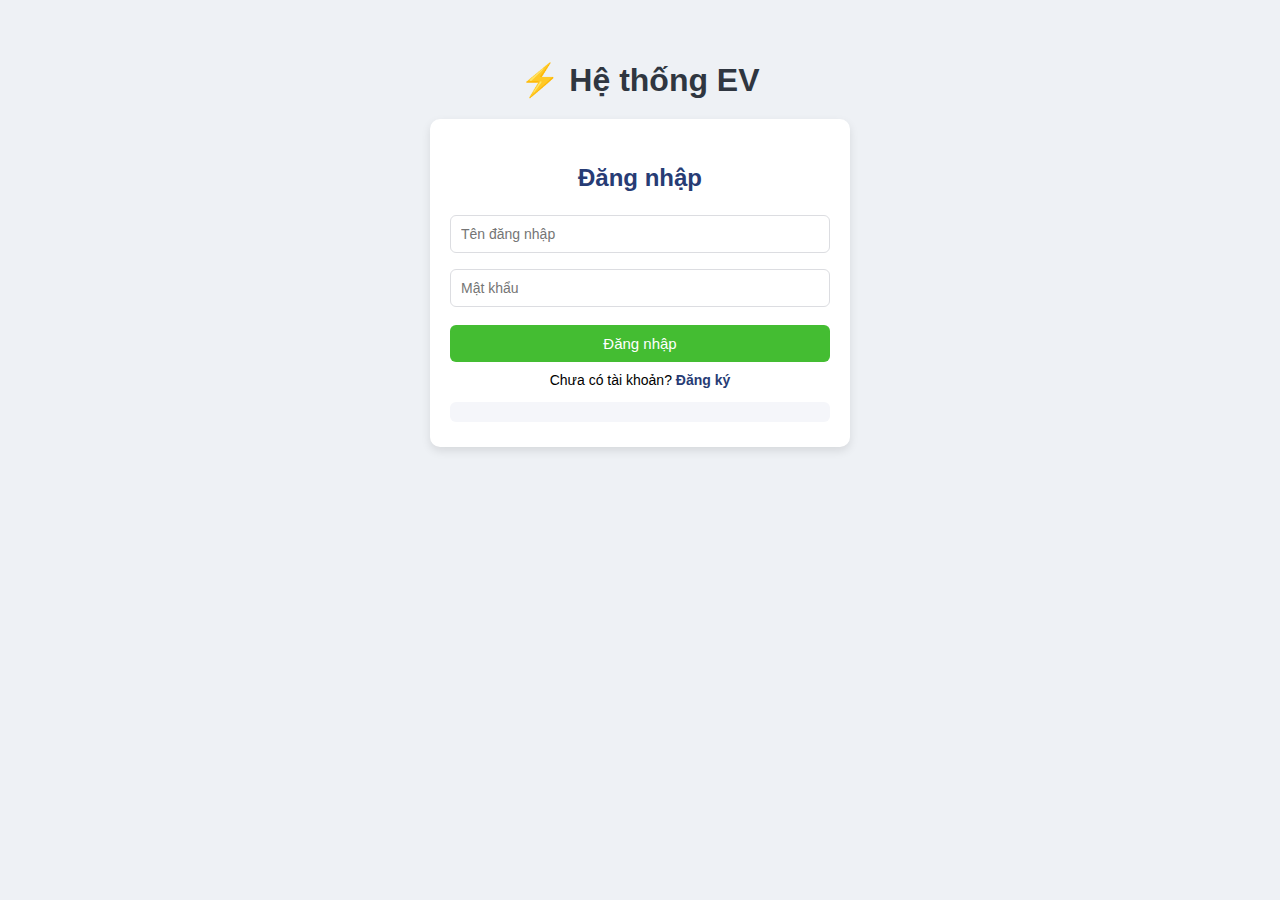
<file: EV-Service-Center-Full/frontend/index.html>
<!DOCTYPE html>
<html lang="vi">
  <head>
    <meta charset="UTF-8" />
    <title>Hệ thống EV</title>
    <link rel="stylesheet" href="style.css" />
  </head>

  <body>
    <div class="app-container">
      <h1 class="app-title">⚡ Hệ thống EV</h1>

      <!-- Đăng nhập -->
      <div class="card" id="login-card">
        <h2>Đăng nhập</h2>
        <input type="text" id="login-username" placeholder="Tên đăng nhập" />
        <input type="password" id="login-password" placeholder="Mật khẩu" />
        <button onclick="loginUser()">Đăng nhập</button>
        <p class="switch">
          Chưa có tài khoản?
          <a href="#" onclick="showRegister()">Đăng ký</a>
        </p>
        <div class="result" id="login-result"></div>
      </div>

      <!-- Đăng ký -->
      <div class="card" id="register-card" style="display: none">
        <h2>Đăng ký tài khoản</h2>
        <input type="text" id="reg-username" placeholder="Tên đăng nhập" />
        <input type="password" id="reg-password" placeholder="Mật khẩu" />
        <input type="text" id="reg-name" placeholder="Họ và tên" />
        <button onclick="registerUser()">Đăng ký</button>
        <p class="switch">
          Đã có tài khoản?
          <a href="#" onclick="showLogin()">Đăng nhập</a>
        </p>
        <div class="result" id="reg-result"></div>
      </div>

      <!-- Trang cá nhân -->
      <div class="card" id="profile-card" style="display: none">
        <h2>Trang cá nhân</h2>
        <input type="text" id="profile-phone" placeholder="Số điện thoại" />
        <input type="text" id="profile-address" placeholder="Địa chỉ" />

        <div class="btn-group">
          <button onclick="createProfile()">Tạo Profile</button>
          <button onclick="viewProfile()">Xem Profile</button>
          <button class="btn-danger" onclick="logout()">Đăng xuất</button>
        </div>

        <div class="result" id="profile-result"></div>
      </div>

      <!-- Trang quản trị -->
<div class="card" id="admin-card" style="display: none">
  <div class="header-row">
  <h2>Quản trị Admin</h2>
</div>
  <div class="btn-group">
    <button onclick="viewAllUsers()">Xem tất cả người dùng</button>
    <button class="btn-danger" onclick="logout()">Đăng xuất</button>
  </div>

  <div id="user-list" style="display: none">
    <div class="header-row">
      <h3>Danh sách người dùng</h3>
      <button class="btn-close" onclick="hideUserList()">Đóng</button>
    </div>
    <div id="user-table-container"></div>
  </div>

  <div class="result" id="admin-result"></div>
</div>


    <script src="script.js"></script>
  </body>
</html>
</file>
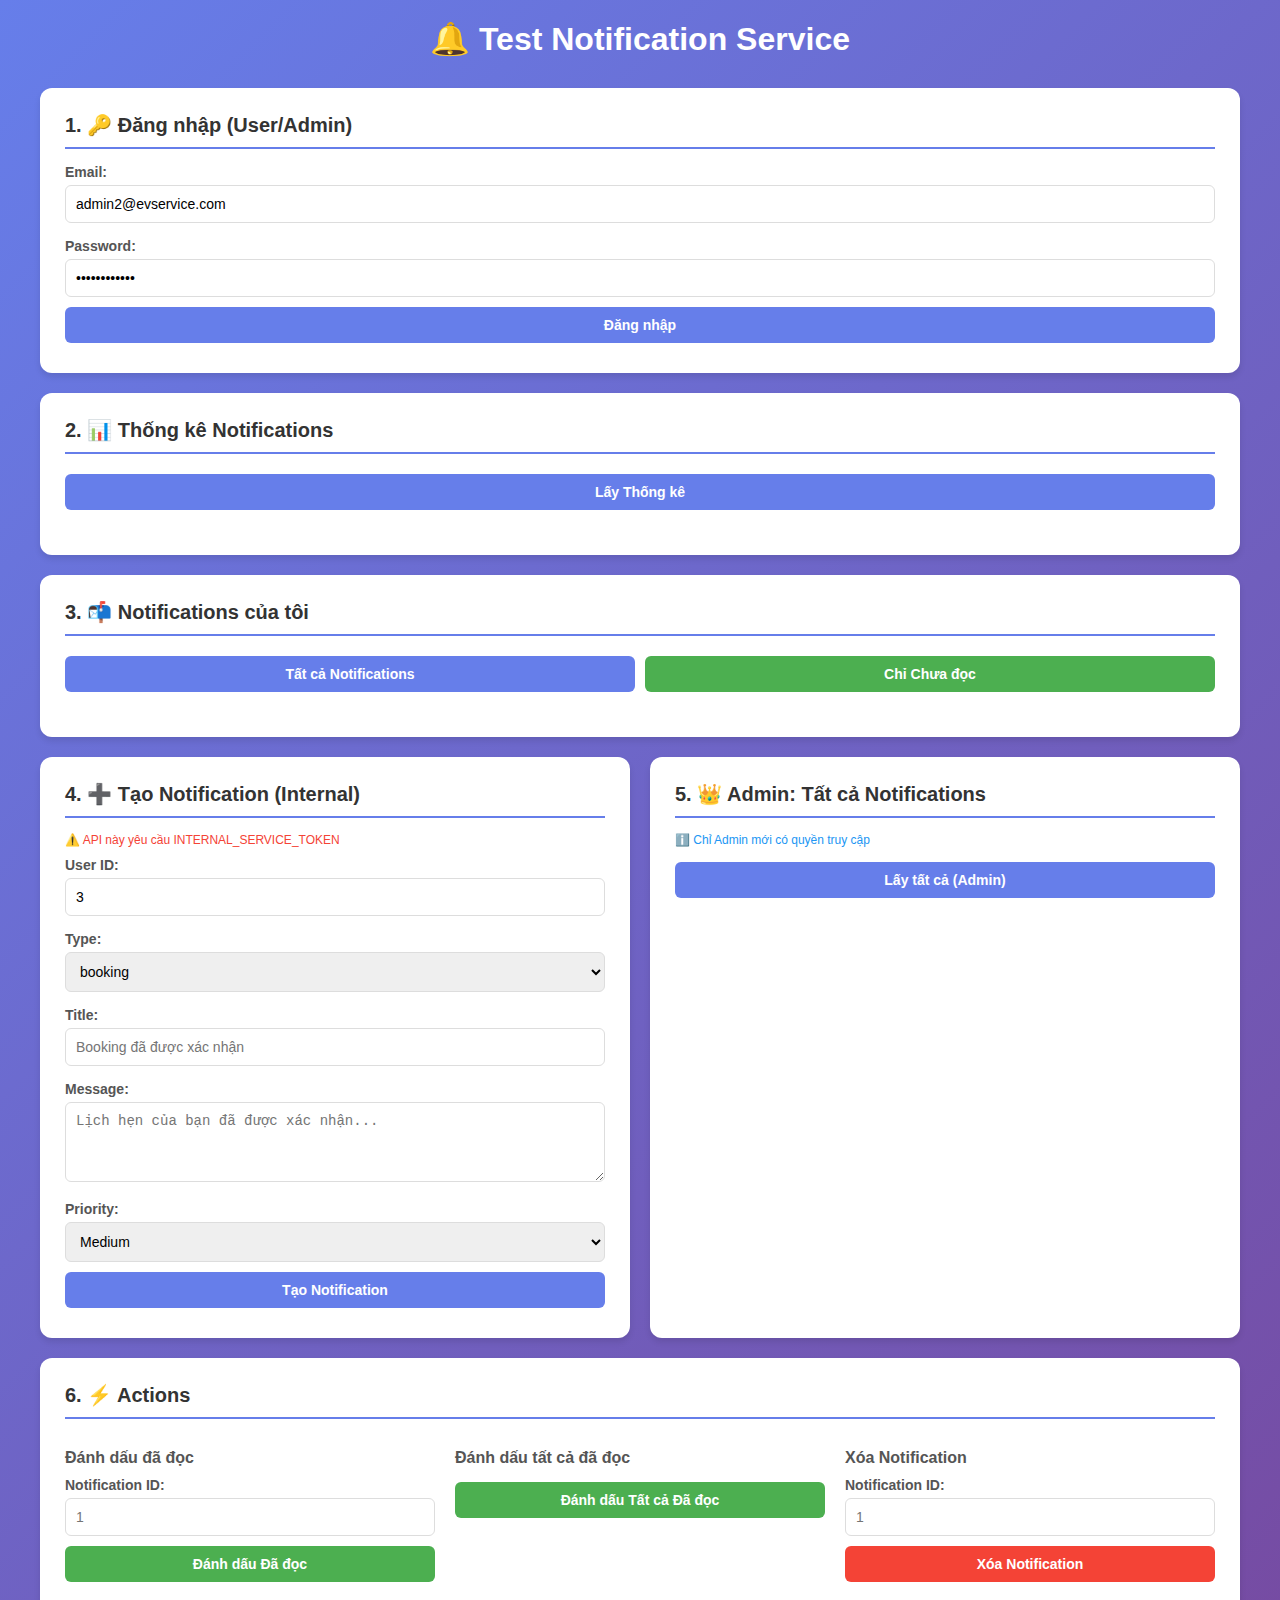
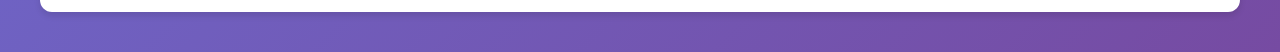
<file: EV-Service-Center-Full/frontend/test_notifications.html>
<!DOCTYPE html>
<html lang="vi">
<head>
    <meta charset="UTF-8">
    <meta name="viewport" content="width=device-width, initial-scale=1.0">
    <title>Test Notification Service - EV Service Center</title>
    <style>
        * { box-sizing: border-box; margin: 0; padding: 0; }
        body {
            font-family: 'Segoe UI', Tahoma, Geneva, Verdana, sans-serif;
            background: linear-gradient(135deg, #667eea 0%, #764ba2 100%);
            min-height: 100vh;
            padding: 20px;
        }
        .container {
            max-width: 1200px;
            margin: 0 auto;
        }
        .card {
            background: white;
            padding: 25px;
            border-radius: 12px;
            box-shadow: 0 4px 6px rgba(0,0,0,0.1);
            margin-bottom: 20px;
        }
        h1 {
            color: white;
            text-align: center;
            margin-bottom: 30px;
            font-size: 32px;
        }
        h2 {
            color: #333;
            margin-bottom: 15px;
            font-size: 20px;
            border-bottom: 2px solid #667eea;
            padding-bottom: 10px;
        }
        h3 {
            color: #555;
            margin: 15px 0 10px 0;
            font-size: 16px;
        }
        .grid {
            display: grid;
            grid-template-columns: repeat(auto-fit, minmax(350px, 1fr));
            gap: 20px;
        }
        label {
            display: block;
            margin-top: 10px;
            font-weight: 600;
            color: #555;
            font-size: 14px;
        }
        input, select, textarea, button {
            width: 100%;
            padding: 10px;
            margin: 5px 0;
            border: 1px solid #ddd;
            border-radius: 6px;
            font-size: 14px;
        }
        textarea {
            min-height: 80px;
            resize: vertical;
        }
        button {
            background: #667eea;
            color: white;
            border: none;
            cursor: pointer;
            font-weight: bold;
            transition: all 0.3s;
        }
        button:hover {
            background: #5568d3;
            transform: translateY(-2px);
        }
        button.secondary {
            background: #4caf50;
        }
        button.secondary:hover {
            background: #45a049;
        }
        button.danger {
            background: #f44336;
        }
        button.danger:hover {
            background: #da190b;
        }
        .response {
            background: #f9f9f9;
            border: 1px solid #ddd;
            border-radius: 6px;
            padding: 15px;
            margin-top: 10px;
            white-space: pre-wrap;
            font-family: 'Courier New', monospace;
            font-size: 12px;
            max-height: 400px;
            overflow-y: auto;
            display: none;
        }
        .success {
            background: #d4edda;
            border-color: #c3e6cb;
            color: #155724;
        }
        .error {
            background: #f8d7da;
            border-color: #f5c6cb;
            color: #721c24;
        }
        .token-display {
            background: #fff3cd;
            border: 1px solid #ffc107;
            padding: 10px;
            border-radius: 6px;
            margin: 10px 0;
            word-break: break-all;
            font-size: 11px;
        }
        .stats-card {
            background: linear-gradient(135deg, #667eea 0%, #764ba2 100%);
            color: white;
            padding: 20px;
            border-radius: 8px;
            text-align: center;
        }
        .stats-card h3 {
            color: white;
            margin: 0 0 10px 0;
        }
        .stats-card .number {
            font-size: 36px;
            font-weight: bold;
        }
        .notification-item {
            background: #f8f9fa;
            border-left: 4px solid #667eea;
            padding: 12px;
            margin: 8px 0;
            border-radius: 4px;
        }
        .notification-item.unread {
            background: #e3f2fd;
            border-left-color: #2196f3;
        }
        .notification-item h4 {
            margin: 0 0 5px 0;
            color: #333;
        }
        .notification-item p {
            margin: 5px 0;
            color: #666;
            font-size: 14px;
        }
        .notification-item .meta {
            font-size: 12px;
            color: #999;
            margin-top: 8px;
        }
        .badge {
            display: inline-block;
            padding: 3px 8px;
            border-radius: 12px;
            font-size: 11px;
            font-weight: bold;
            margin-right: 5px;
        }
        .badge-high { background: #ffebee; color: #c62828; }
        .badge-urgent { background: #b71c1c; color: white; }
        .badge-medium { background: #fff3e0; color: #e65100; }
        .badge-low { background: #e8f5e9; color: #2e7d32; }
        .btn-group {
            display: flex;
            gap: 8px;
            margin-top: 8px;
        }
        .btn-group button {
            width: auto;
            padding: 6px 12px;
            font-size: 12px;
        }
    </style>
</head>
<body>
    <div class="container">
        <h1>🔔 Test Notification Service</h1>

        <!-- Login Section -->
        <div class="card">
            <h2>1. 🔑 Đăng nhập (User/Admin)</h2>
            <label>Email:</label>
            <input type="email" id="loginEmail" value="admin2@evservice.com" placeholder="admin2@evservice.com hoặc user@example.com">
            <label>Password:</label>
            <input type="password" id="loginPassword" value="Admin@123456" placeholder="Password">
            <button onclick="login()">Đăng nhập</button>
            <div id="loginResponse" class="response"></div>
            <div id="tokenDisplay" class="token-display" style="display:none">
                <strong>Access Token:</strong><br>
                <span id="tokenValue"></span>
            </div>
        </div>

        <!-- Stats -->
        <div class="card">
            <h2>2. 📊 Thống kê Notifications</h2>
            <button onclick="getStats()">Lấy Thống kê</button>
            <div id="statsContainer" class="grid" style="margin-top: 15px;"></div>
        </div>

        <!-- My Notifications -->
        <div class="card">
            <h2>3. 📬 Notifications của tôi</h2>
            <div style="display: flex; gap: 10px;">
                <button onclick="getMyNotifications(false)">Tất cả Notifications</button>
                <button class="secondary" onclick="getMyNotifications(true)">Chỉ Chưa đọc</button>
            </div>
            <div id="myNotificationsContainer" style="margin-top: 15px;"></div>
        </div>

        <div class="grid">
            <!-- Create Notification (Internal API) -->
            <div class="card">
                <h2>4. ➕ Tạo Notification (Internal)</h2>
                <p style="color: #f44336; font-size: 12px; margin-bottom: 10px;">
                    ⚠️ API này yêu cầu INTERNAL_SERVICE_TOKEN
                </p>
                <label>User ID:</label>
                <input type="number" id="createUserId" value="3" placeholder="3">
                <label>Type:</label>
                <select id="createType">
                    <option value="booking">booking</option>
                    <option value="maintenance">maintenance</option>
                    <option value="payment">payment</option>
                    <option value="system">system</option>
                </select>
                <label>Title:</label>
                <input type="text" id="createTitle" placeholder="Booking đã được xác nhận">
                <label>Message:</label>
                <textarea id="createMessage" placeholder="Lịch hẹn của bạn đã được xác nhận..."></textarea>
                <label>Priority:</label>
                <select id="createPriority">
                    <option value="low">Low</option>
                    <option value="medium" selected>Medium</option>
                    <option value="high">High</option>
                    <option value="urgent">Urgent</option>
                </select>
                <button onclick="createNotification()">Tạo Notification</button>
                <div id="createResponse" class="response"></div>
            </div>

            <!-- Admin: Get All -->
            <div class="card">
                <h2>5. 👑 Admin: Tất cả Notifications</h2>
                <p style="color: #2196f3; font-size: 12px; margin-bottom: 10px;">
                    ℹ️ Chỉ Admin mới có quyền truy cập
                </p>
                <button onclick="getAllNotificationsAdmin()">Lấy tất cả (Admin)</button>
                <div id="adminAllResponse" class="response"></div>
            </div>
        </div>

        <!-- Actions -->
        <div class="card">
            <h2>6. ⚡ Actions</h2>
            <div class="grid">
                <div>
                    <h3>Đánh dấu đã đọc</h3>
                    <label>Notification ID:</label>
                    <input type="number" id="markReadId" placeholder="1">
                    <button class="secondary" onclick="markAsRead()">Đánh dấu Đã đọc</button>
                    <div id="markReadResponse" class="response"></div>
                </div>
                <div>
                    <h3>Đánh dấu tất cả đã đọc</h3>
                    <button class="secondary" onclick="markAllAsRead()">Đánh dấu Tất cả Đã đọc</button>
                    <div id="markAllReadResponse" class="response"></div>
                </div>
                <div>
                    <h3>Xóa Notification</h3>
                    <label>Notification ID:</label>
                    <input type="number" id="deleteId" placeholder="1">
                    <button class="danger" onclick="deleteNotification()">Xóa Notification</button>
                    <div id="deleteResponse" class="response"></div>
                </div>
            </div>
        </div>
    </div>

    <script>
        let token = '';
        let userId = null;
        const API_BASE = 'http://localhost';

        function showResponse(elementId, data, isError = false) {
            const element = document.getElementById(elementId);
            element.style.display = 'block';
            element.className = 'response ' + (isError ? 'error' : 'success');
            element.textContent = JSON.stringify(data, null, 2);
        }

        async function apiCall(endpoint, method = 'GET', body = null, useToken = true, customHeaders = {}) {
            const options = {
                method,
                headers: {
                    'Content-Type': 'application/json',
                    ...customHeaders
                }
            };

            if (useToken && token) {
                options.headers['Authorization'] = `Bearer ${token}`;
            }

            if (body) {
                options.body = JSON.stringify(body);
            }

            try {
                const response = await fetch(`${API_BASE}${endpoint}`, options);
                const data = await response.json();
                return { data, ok: response.ok, status: response.status };
            } catch (error) {
                return { data: { error: error.message }, ok: false };
            }
        }

        async function login() {
            const email = document.getElementById('loginEmail').value;
            const password = document.getElementById('loginPassword').value;

            const result = await apiCall('/api/login', 'POST', {
                email_username: email,
                password: password
            }, false);

            if (result.ok && result.data.access_token) {
                token = result.data.access_token;
                const payload = JSON.parse(atob(token.split('.')[1]));
                userId = parseInt(payload.sub);

                document.getElementById('tokenDisplay').style.display = 'block';
                document.getElementById('tokenValue').textContent = token;
                document.getElementById('createUserId').value = userId;

                showResponse('loginResponse', {
                    message: 'Đăng nhập thành công!',
                    user_id: userId,
                    role: payload.role
                });
            } else {
                showResponse('loginResponse', result.data, true);
            }
        }

        async function getStats() {
            const result = await apiCall('/api/notifications/stats');

            if (result.ok) {
                const stats = result.data;
                const container = document.getElementById('statsContainer');
                container.innerHTML = `
                    <div class="stats-card">
                        <h3>Tổng số</h3>
                        <div class="number">${stats.total || 0}</div>
                    </div>
                    <div class="stats-card">
                        <h3>Chưa đọc</h3>
                        <div class="number">${stats.unread || 0}</div>
                    </div>
                    <div class="stats-card">
                        <h3>Đã đọc</h3>
                        <div class="number">${stats.read || 0}</div>
                    </div>
                `;
            } else {
                document.getElementById('statsContainer').innerHTML =
                    `<p style="color: red;">Lỗi: ${result.data.error || result.data.message}</p>`;
            }
        }

        async function getMyNotifications(unreadOnly = false) {
            const endpoint = `/api/notifications/my-notifications${unreadOnly ? '?unread_only=true' : ''}`;
            const result = await apiCall(endpoint);

            const container = document.getElementById('myNotificationsContainer');

            if (result.ok && Array.isArray(result.data)) {
                if (result.data.length === 0) {
                    container.innerHTML = '<p style="color: #999;">Không có notification nào.</p>';
                    return;
                }

                container.innerHTML = result.data.map(n => {
                    const isUnread = !n.read_at;
                    const priorityClass = `badge-${n.priority}`;

                    return `
                        <div class="notification-item ${isUnread ? 'unread' : ''}">
                            <h4>
                                <span class="badge ${priorityClass}">${n.priority.toUpperCase()}</span>
                                ${n.title}
                            </h4>
                            <p>${n.message}</p>
                            <div class="meta">
                                Type: ${n.notification_type} |
                                Status: ${n.status} |
                                Created: ${new Date(n.created_at).toLocaleString('vi-VN')}
                                ${n.read_at ? `| Read: ${new Date(n.read_at).toLocaleString('vi-VN')}` : ''}
                            </div>
                            <div class="btn-group">
                                ${isUnread ? `<button onclick="markAsReadById(${n.id})">Đánh dấu đã đọc</button>` : ''}
                                <button class="danger" onclick="deleteNotificationById(${n.id})">Xóa</button>
                            </div>
                        </div>
                    `;
                }).join('');
            } else {
                container.innerHTML = `<p style="color: red;">Lỗi: ${result.data.error || result.data.message}</p>`;
            }
        }

        async function createNotification() {
            const internalToken = prompt('Nhập INTERNAL_SERVICE_TOKEN (từ .env):', 'Bearer eyJhbGciOiJIUzI1NiIsInR5cCI6IkpXVCJ9...');
            if (!internalToken) return;

            const body = {
                user_id: parseInt(document.getElementById('createUserId').value),
                notification_type: document.getElementById('createType').value,
                title: document.getElementById('createTitle').value,
                message: document.getElementById('createMessage').value,
                priority: document.getElementById('createPriority').value,
                channel: 'web'
            };

            const result = await apiCall('/internal/notifications/create', 'POST', body, false, {
                'X-Internal-Token': internalToken
            });

            showResponse('createResponse', result.data, !result.ok);
            if (result.ok) {
                getMyNotifications();
                getStats();
            }
        }

        async function getAllNotificationsAdmin() {
            const result = await apiCall('/api/notifications/admin/all');
            showResponse('adminAllResponse', result.data, !result.ok);
        }

        async function markAsRead() {
            const id = document.getElementById('markReadId').value;
            const result = await apiCall(`/api/notifications/${id}/read`, 'PUT');
            showResponse('markReadResponse', result.data, !result.ok);
            if (result.ok) {
                getMyNotifications();
                getStats();
            }
        }

        async function markAsReadById(id) {
            const result = await apiCall(`/api/notifications/${id}/read`, 'PUT');
            if (result.ok) {
                getMyNotifications();
                getStats();
            } else {
                alert('Lỗi: ' + (result.data.error || result.data.message));
            }
        }

        async function markAllAsRead() {
            const result = await apiCall('/api/notifications/read-all', 'PUT');
            showResponse('markAllReadResponse', result.data, !result.ok);
            if (result.ok) {
                getMyNotifications();
                getStats();
            }
        }

        async function deleteNotification() {
            const id = document.getElementById('deleteId').value;
            if (!confirm(`Xóa notification ${id}?`)) return;

            const result = await apiCall(`/api/notifications/${id}`, 'DELETE');
            showResponse('deleteResponse', result.data, !result.ok);
            if (result.ok) {
                getMyNotifications();
                getStats();
            }
        }

        async function deleteNotificationById(id) {
            if (!confirm(`Xóa notification ${id}?`)) return;

            const result = await apiCall(`/api/notifications/${id}`, 'DELETE');
            if (result.ok) {
                getMyNotifications();
                getStats();
            } else {
                alert('Lỗi: ' + (result.data.error || result.data.message));
            }
        }
    </script>
</body>
</html>
</file>
<file: EV-Service-Center-Full/frontend/style.css>
* {
  box-sizing: border-box;
}

body {
  font-family: "Segoe UI", Tahoma, sans-serif;
  background: #eef1f5;
  margin: 0;
  padding: 40px 10px;
  display: flex;
  justify-content: center;
}

.app-container {
  width: 100%;
  max-width: 420px;
}

.app-title {
  text-align: center;
  color: #2f3640;
  margin-bottom: 20px;
}

.card {
  background: white;
  border-radius: 10px;
  padding: 25px 20px;
  box-shadow: 0 4px 10px rgba(0, 0, 0, 0.1);
  margin-bottom: 20px;
  animation: fadeIn 0.3s ease-in-out;
}

.card h2 {
  text-align: center;
  color: #273c75;
  margin-bottom: 15px;
}

input {
  width: 100%;
  padding: 10px;
  margin: 8px 0;
  border-radius: 6px;
  border: 1px solid #dcdde1;
  outline: none;
  font-size: 14px;
}

button {
  width: 100%;
  padding: 10px;
  background: #44bd32;
  border: none;
  border-radius: 6px;
  color: white;
  cursor: pointer;
  font-size: 15px;
  margin-top: 10px;
  transition: background 0.3s ease;
}

button:hover {
  background: #4cd137;
}

.btn-group {
  display: flex;
  flex-wrap: wrap;
  gap: 8px;
  margin-top: 10px;
}

.btn-group button {
  flex: 1;
}

.btn-danger {
  background: #e84118;
}

.btn-danger:hover {
  background: #c23616;
}

.switch {
  text-align: center;
  font-size: 14px;
  margin-top: 10px;
}

.switch a {
  color: #273c75;
  text-decoration: none;
  font-weight: bold;
}

.switch a:hover {
  text-decoration: underline;
}

.result {
  background: #f5f6fa;
  padding: 10px;
  margin-top: 10px;
  border-radius: 6px;
  min-height: 20px;
  font-size: 14px;
}

.header-row {
  display: flex;
  justify-content: space-between;
  align-items: center;
}
.btn-close {
  background: #44bd32;
  border: none;
  color: white;
  font-size: 15px;
  font-weight: bold;
  padding: 6px 14px;
  border-radius: 6px;
  cursor: pointer;
  transition: background 0.3s ease;
}

.btn-close:hover {
  background: #4cd137;
}

table {
  width: 100%;
  border-collapse: collapse;
  margin-top: 10px;
}
.header-row {
  display: flex;
  justify-content: center; /* căn giữa theo chiều ngang */
  align-items: center; /* căn giữa theo chiều dọc */
  margin-bottom: 15px;
}

.header-row h2 {
  color: #74b9ff;
  font-size: 22px;
  margin: 0;
  text-align: center;
}

th,
td {
  padding: 8px;
  border: 1px solid #ddd;
  text-align: left;
}

th {
  background: #2c3e50;
  color: white;
  text-transform: uppercase;
  font-size: 13px;
}

tr:nth-child(even) {
  background: #f2f2f2;
}

@keyframes fadeIn {
  from {
    opacity: 0;
    transform: translateY(-5px);
  }
  to {
    opacity: 1;
    transform: translateY(0);
  }
}
</file>
